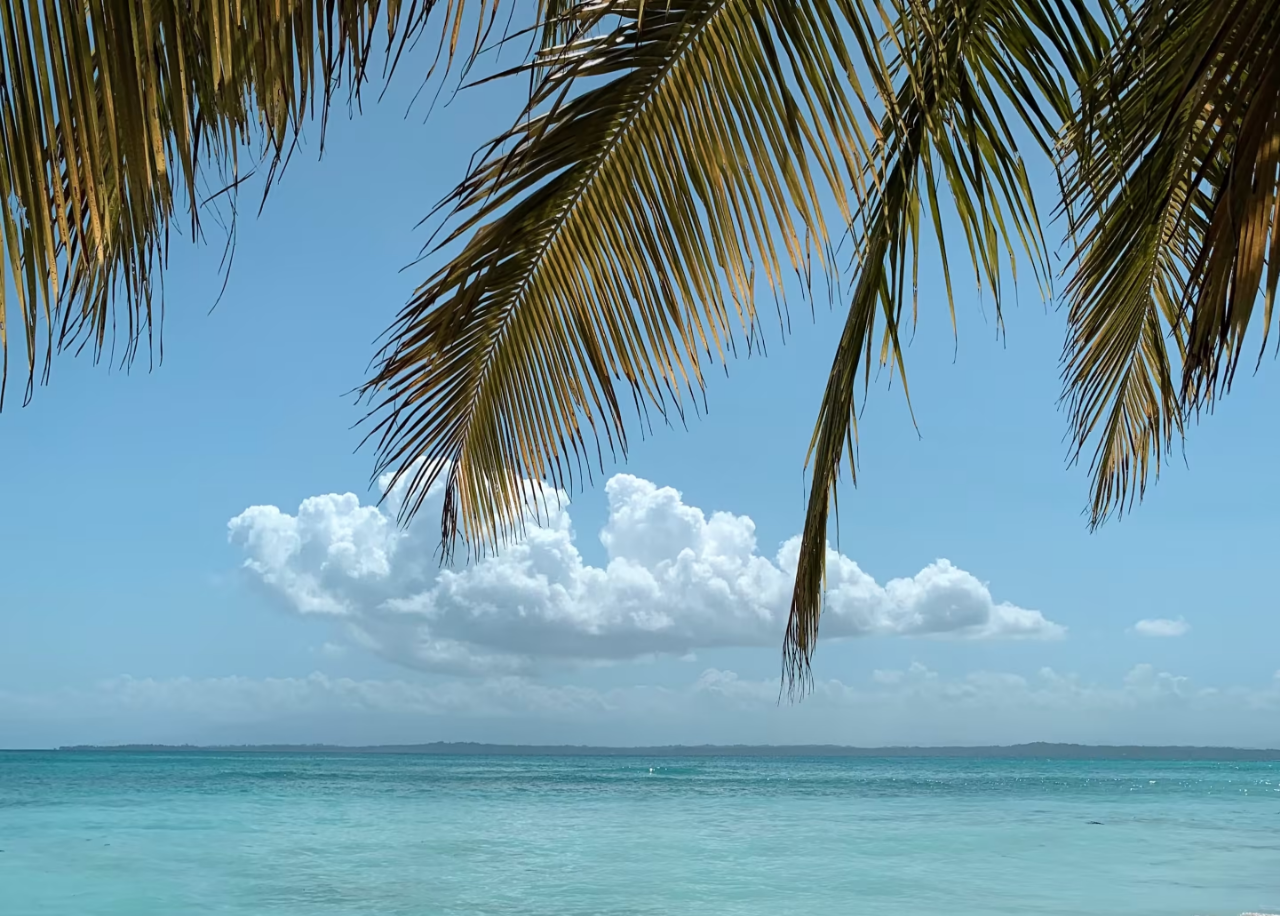
<file: index.html>
<!DOCTYPE html>
<html lang="en">
<head>
    <meta charset="UTF-8">
    <meta http-equiv="X-UA-Compatible" content="IE=edge">
    <meta name="viewport" content="width=device-width, initial-scale=1.0">
    <title>Выбери тур для отдыха</title>
    <link rel="stylesheet" href="style/index.css">
    <script src="js/index.js" type="module" defer></script>
</head>
<body>
        <div class="container app"></div>
    </body>
</html>
</file>
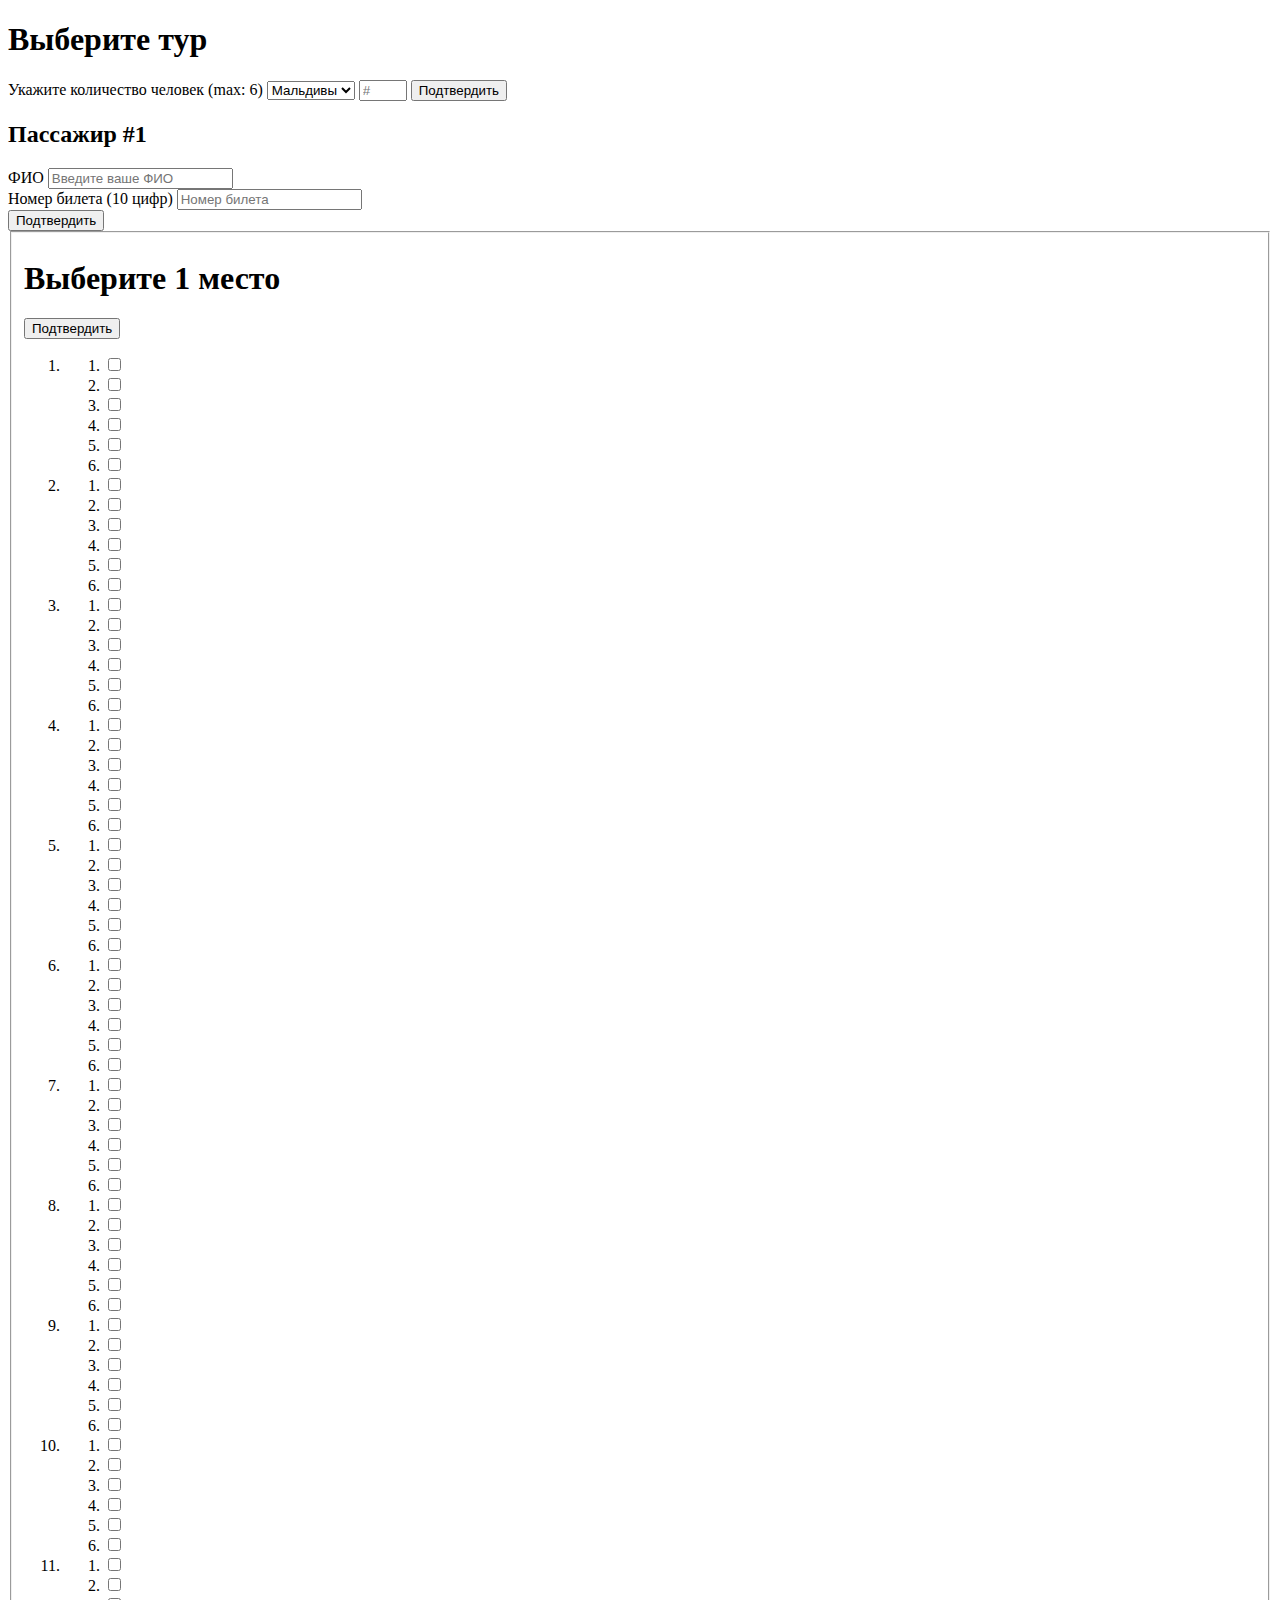
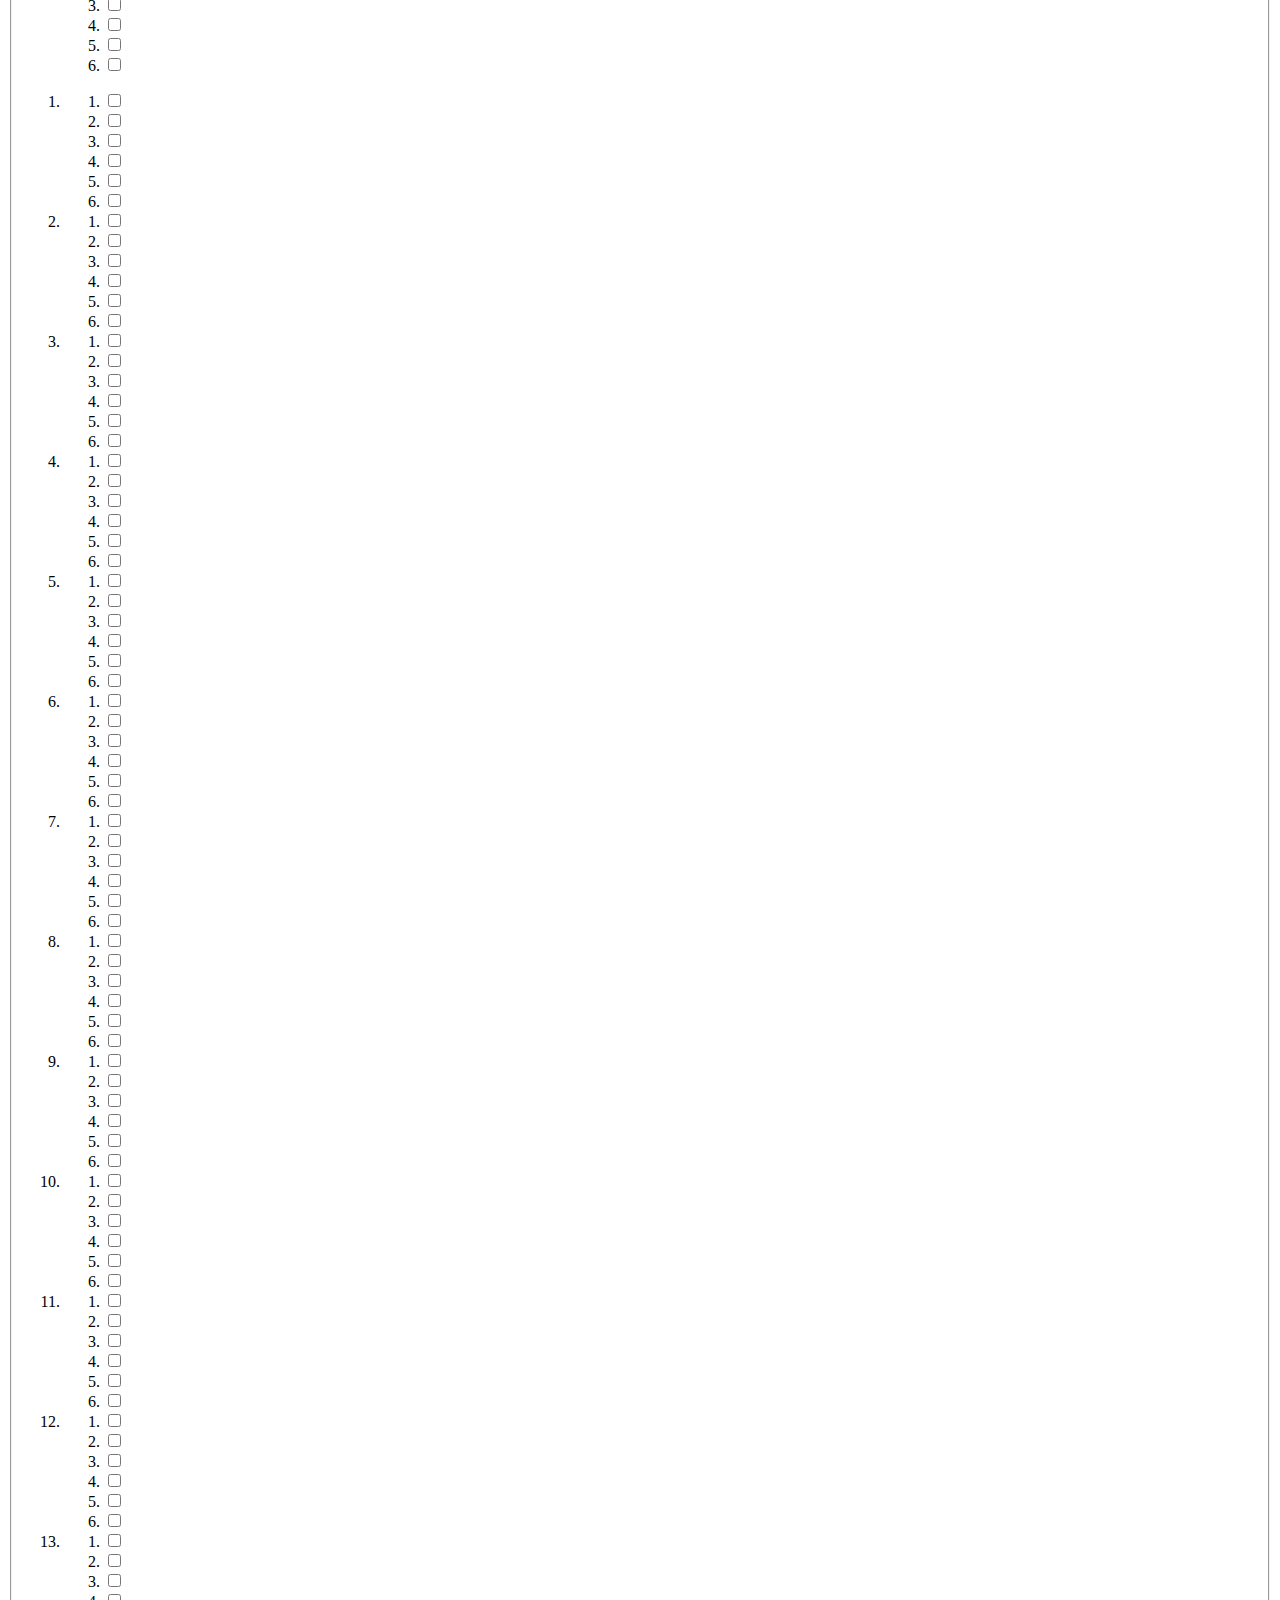
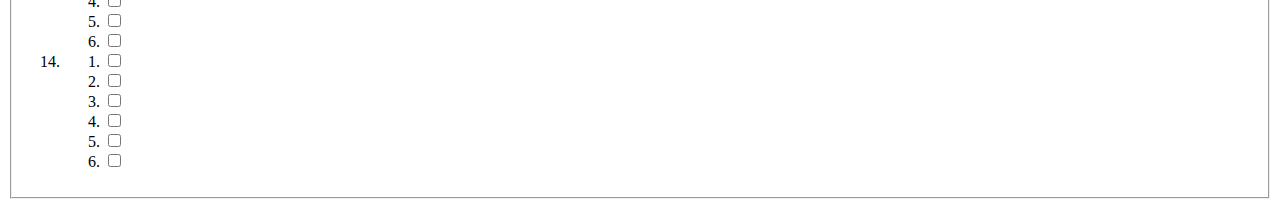
<file: template.html>
<!DOCTYPE html>
<html lang="en">

<head>
  <meta charset="UTF-8">
  <meta http-equiv="X-UA-Compatible" content="IE=edge">
  <meta name="viewport" content="width=device-width, initial-scale=1.0">
</head>
<body>
    <h1 class="title">Выберите тур</h1>
    <main class="person-data">
      <form class="field">
        <label class="field__label">Укажите количество человек (max: 6)</label>
        
        <select class="field__select" id="tour" name="tour">
          <option value="1">Мальдивы</option>
          <option value="2">Индия</option>
          <option value="3">Египет</option>
          <option value="4">Турция</option>
          <option value="5">Сочи</option>
        </select>
        
        <input class="field__input" id="count" name="count" type="number" placeholder="#" min="1" max="6" required="">
        
        <button class="btn-confirm" type="submit">Подтвердить</button>
      </form>
    </main>

    <main class="person-data">
      <form class="person">
        <h2 class="person__title">Пассажир #1</h2>
        
        <div class="field">
          <label class="field__label">ФИО</label>
          <input class="field__input" id="name0" name="name" type="text" placeholder="Введите ваше ФИО" required="">
        </div>

        <div class="field">
          <label class="field__label">Номер билета (10 цифр)</label>
          <input class="field__input" id="ticket0" name="ticket" type="text" placeholder="Номер билета" required="" minlength="10" maxlength="10">
        </div>
        
        <button class="btn-confirm" type="submit">Подтвердить</button>
      </form>
    </main>
    <main class="person-data">
      <form class="choises-seat">
        <fieldset class="plane" name="plane">
          <div class="cockpit">
            <h1 class="cockpit-title">Выберите 1 место</h1>
            <button class="cockpit-confirm" type="submit">Подтвердить</button>
          </div>

          <div class="exit fuselage"></div>
          
          <ol class="fuselage">
            <li>
              <ol class="seats">
                <li class="seat">
                  <label>
                    <input name="seat" type="checkbox" value="1A">
                  </label>
                </li>
                
                <li class="seat"><label><input name="seat" type="checkbox" value="1B"></label></li>
                <li class="seat"><label><input name="seat" type="checkbox" value="1C"></label></li>
                <li class="seat"><label><input name="seat" type="checkbox" value="1D"></label></li>
                <li class="seat"><label><input name="seat" type="checkbox" value="1E"></label></li>
                <li class="seat"><label><input name="seat" type="checkbox" value="1F"></label></li>
              </ol>
            </li>
            <li>
              <ol class="seats">
                <li class="seat"><label><input name="seat" type="checkbox" value="2A"></label></li>
                <li class="seat"><label><input name="seat" type="checkbox" value="2B"></label></li>
                <li class="seat"><label><input name="seat" type="checkbox" value="2C"></label></li>
                <li class="seat"><label><input name="seat" type="checkbox" value="2D"></label></li>
                <li class="seat"><label><input name="seat" type="checkbox" value="2E"></label></li>
                <li class="seat"><label><input name="seat" type="checkbox" value="2F"></label></li>
              </ol>
            </li>
            <li>
              <ol class="seats">
                <li class="seat"><label><input name="seat" type="checkbox" value="3A"></label></li>
                <li class="seat"><label><input name="seat" type="checkbox" value="3B"></label></li>
                <li class="seat"><label><input name="seat" type="checkbox" value="3C"></label></li>
                <li class="seat"><label><input name="seat" type="checkbox" value="3D"></label></li>
                <li class="seat"><label><input name="seat" type="checkbox" value="3E"></label></li>
                <li class="seat"><label><input name="seat" type="checkbox" value="3F"></label></li>
              </ol>
            </li>
            <li>
              <ol class="seats">
                <li class="seat"><label><input name="seat" type="checkbox" value="4A"></label></li>
                <li class="seat"><label><input name="seat" type="checkbox" value="4B"></label></li>
                <li class="seat"><label><input name="seat" type="checkbox" value="4C"></label></li>
                <li class="seat"><label><input name="seat" type="checkbox" value="4D"></label></li>
                <li class="seat"><label><input name="seat" type="checkbox" value="4E"></label></li>
                <li class="seat"><label><input name="seat" type="checkbox" value="4F"></label></li>
              </ol>
            </li>
            <li>
              <ol class="seats">
                <li class="seat"><label><input name="seat" type="checkbox" value="5A"></label></li>
                <li class="seat"><label><input name="seat" type="checkbox" value="5B"></label></li>
                <li class="seat"><label><input name="seat" type="checkbox" value="5C"></label></li>
                <li class="seat"><label><input name="seat" type="checkbox" value="5D"></label></li>
                <li class="seat"><label><input name="seat" type="checkbox" value="5E"></label></li>
                <li class="seat"><label><input name="seat" type="checkbox" value="5F"></label></li>
              </ol>
            </li>
            <li>
              <ol class="seats">
                <li class="seat"><label><input name="seat" type="checkbox" value="6A"></label></li>
                <li class="seat"><label><input name="seat" type="checkbox" value="6B"></label></li>
                <li class="seat"><label><input name="seat" type="checkbox" value="6C"></label></li>
                <li class="seat"><label><input name="seat" type="checkbox" value="6D"></label></li>
                <li class="seat"><label><input name="seat" type="checkbox" value="6E"></label></li>
                <li class="seat"><label><input name="seat" type="checkbox" value="6F"></label></li>
              </ol>
            </li>
            <li>
              <ol class="seats">
                <li class="seat"><label><input name="seat" type="checkbox" value="7A"></label></li>
                <li class="seat"><label><input name="seat" type="checkbox" value="7B"></label></li>
                <li class="seat"><label><input name="seat" type="checkbox" value="7C"></label></li>
                <li class="seat"><label><input name="seat" type="checkbox" value="7D"></label></li>
                <li class="seat"><label><input name="seat" type="checkbox" value="7E"></label></li>
                <li class="seat"><label><input name="seat" type="checkbox" value="7F"></label></li>
              </ol>
            </li>
            <li>
              <ol class="seats">
                <li class="seat"><label><input name="seat" type="checkbox" value="8A"></label></li>
                <li class="seat"><label><input name="seat" type="checkbox" value="8B"></label></li>
                <li class="seat"><label><input name="seat" type="checkbox" value="8C"></label></li>
                <li class="seat"><label><input name="seat" type="checkbox" value="8D"></label></li>
                <li class="seat"><label><input name="seat" type="checkbox" value="8E"></label></li>
                <li class="seat"><label><input name="seat" type="checkbox" value="8F"></label></li>
              </ol>
            </li>
            <li>
              <ol class="seats">
                <li class="seat"><label><input name="seat" type="checkbox" value="9A"></label></li>
                <li class="seat"><label><input name="seat" type="checkbox" value="9B"></label></li>
                <li class="seat"><label><input name="seat" type="checkbox" value="9C"></label></li>
                <li class="seat"><label><input name="seat" type="checkbox" value="9D"></label></li>
                <li class="seat"><label><input name="seat" type="checkbox" value="9E"></label></li>
                <li class="seat"><label><input name="seat" type="checkbox" value="9F"></label></li>
              </ol>
            </li>
            <li>
              <ol class="seats">
                <li class="seat"><label><input name="seat" type="checkbox" value="10A"></label></li>
                <li class="seat"><label><input name="seat" type="checkbox" value="10B"></label></li>
                <li class="seat"><label><input name="seat" type="checkbox" value="10C"></label></li>
                <li class="seat"><label><input name="seat" type="checkbox" value="10D"></label></li>
                <li class="seat"><label><input name="seat" type="checkbox" value="10E"></label></li>
                <li class="seat"><label><input name="seat" type="checkbox" value="10F"></label></li>
              </ol>
            </li>
            <li>
              <ol class="seats">
                <li class="seat"><label><input name="seat" type="checkbox" value="11A"></label></li>
                <li class="seat"><label><input name="seat" type="checkbox" value="11B"></label></li>
                <li class="seat"><label><input name="seat" type="checkbox" value="11C"></label></li>
                <li class="seat"><label><input name="seat" type="checkbox" value="11D"></label></li>
                <li class="seat"><label><input name="seat" type="checkbox" value="11E"></label></li>
                <li class="seat"><label><input name="seat" type="checkbox" value="11F"></label></li>
              </ol>
            </li>
          </ol>
          <div class="exit fuselage"></div>
          <ol class="fuselage">
            <li>
              <ol class="seats">
                <li class="seat"><label><input name="seat" type="checkbox" value="12A"></label></li>
                <li class="seat"><label><input name="seat" type="checkbox" value="12B"></label></li>
                <li class="seat"><label><input name="seat" type="checkbox" value="12C"></label></li>
                <li class="seat"><label><input name="seat" type="checkbox" value="12D"></label></li>
                <li class="seat"><label><input name="seat" type="checkbox" value="12E"></label></li>
                <li class="seat"><label><input name="seat" type="checkbox" value="12F"></label></li>
              </ol>
            </li>
            <li>
              <ol class="seats">
                <li class="seat"><label><input name="seat" type="checkbox" value="13A"></label></li>
                <li class="seat"><label><input name="seat" type="checkbox" value="13B"></label></li>
                <li class="seat"><label><input name="seat" type="checkbox" value="13C"></label></li>
                <li class="seat"><label><input name="seat" type="checkbox" value="13D"></label></li>
                <li class="seat"><label><input name="seat" type="checkbox" value="13E"></label></li>
                <li class="seat"><label><input name="seat" type="checkbox" value="13F"></label></li>
              </ol>
            </li>
            <li>
              <ol class="seats">
                <li class="seat"><label><input name="seat" type="checkbox" value="14A"></label></li>
                <li class="seat"><label><input name="seat" type="checkbox" value="14B"></label></li>
                <li class="seat"><label><input name="seat" type="checkbox" value="14C"></label></li>
                <li class="seat"><label><input name="seat" type="checkbox" value="14D"></label></li>
                <li class="seat"><label><input name="seat" type="checkbox" value="14E"></label></li>
                <li class="seat"><label><input name="seat" type="checkbox" value="14F"></label></li>
              </ol>
            </li>
            <li>
              <ol class="seats">
                <li class="seat"><label><input name="seat" type="checkbox" value="15A"></label></li>
                <li class="seat"><label><input name="seat" type="checkbox" value="15B"></label></li>
                <li class="seat"><label><input name="seat" type="checkbox" value="15C"></label></li>
                <li class="seat"><label><input name="seat" type="checkbox" value="15D"></label></li>
                <li class="seat"><label><input name="seat" type="checkbox" value="15E"></label></li>
                <li class="seat"><label><input name="seat" type="checkbox" value="15F"></label></li>
              </ol>
            </li>
            <li>
              <ol class="seats">
                <li class="seat"><label><input name="seat" type="checkbox" value="16A"></label></li>
                <li class="seat"><label><input name="seat" type="checkbox" value="16B"></label></li>
                <li class="seat"><label><input name="seat" type="checkbox" value="16C"></label></li>
                <li class="seat"><label><input name="seat" type="checkbox" value="16D"></label></li>
                <li class="seat"><label><input name="seat" type="checkbox" value="16E"></label></li>
                <li class="seat"><label><input name="seat" type="checkbox" value="16F"></label></li>
              </ol>
            </li>
            <li>
              <ol class="seats">
                <li class="seat"><label><input name="seat" type="checkbox" value="17A"></label></li>
                <li class="seat"><label><input name="seat" type="checkbox" value="17B"></label></li>
                <li class="seat"><label><input name="seat" type="checkbox" value="17C"></label></li>
                <li class="seat"><label><input name="seat" type="checkbox" value="17D"></label></li>
                <li class="seat"><label><input name="seat" type="checkbox" value="17E"></label></li>
                <li class="seat"><label><input name="seat" type="checkbox" value="17F"></label></li>
              </ol>
            </li>
            <li>
              <ol class="seats">
                <li class="seat"><label><input name="seat" type="checkbox" value="18A"></label></li>
                <li class="seat"><label><input name="seat" type="checkbox" value="18B"></label></li>
                <li class="seat"><label><input name="seat" type="checkbox" value="18C"></label></li>
                <li class="seat"><label><input name="seat" type="checkbox" value="18D"></label></li>
                <li class="seat"><label><input name="seat" type="checkbox" value="18E"></label></li>
                <li class="seat"><label><input name="seat" type="checkbox" value="18F"></label></li>
              </ol>
            </li>
            <li>
              <ol class="seats">
                <li class="seat"><label><input name="seat" type="checkbox" value="19A"></label></li>
                <li class="seat"><label><input name="seat" type="checkbox" value="19B"></label></li>
                <li class="seat"><label><input name="seat" type="checkbox" value="19C"></label></li>
                <li class="seat"><label><input name="seat" type="checkbox" value="19D"></label></li>
                <li class="seat"><label><input name="seat" type="checkbox" value="19E"></label></li>
                <li class="seat"><label><input name="seat" type="checkbox" value="19F"></label></li>
              </ol>
            </li>
            <li>
              <ol class="seats">
                <li class="seat"><label><input name="seat" type="checkbox" value="20A"></label></li>
                <li class="seat"><label><input name="seat" type="checkbox" value="20B"></label></li>
                <li class="seat"><label><input name="seat" type="checkbox" value="20C"></label></li>
                <li class="seat"><label><input name="seat" type="checkbox" value="20D"></label></li>
                <li class="seat"><label><input name="seat" type="checkbox" value="20E"></label></li>
                <li class="seat"><label><input name="seat" type="checkbox" value="20F"></label></li>
              </ol>
            </li>
            <li>
              <ol class="seats">
                <li class="seat"><label><input name="seat" type="checkbox" value="21A"></label></li>
                <li class="seat"><label><input name="seat" type="checkbox" value="21B"></label></li>
                <li class="seat"><label><input name="seat" type="checkbox" value="21C"></label></li>
                <li class="seat"><label><input name="seat" type="checkbox" value="21D"></label></li>
                <li class="seat"><label><input name="seat" type="checkbox" value="21E"></label></li>
                <li class="seat"><label><input name="seat" type="checkbox" value="21F"></label></li>
              </ol>
            </li>
            <li>
              <ol class="seats">
                <li class="seat"><label><input name="seat" type="checkbox" value="22A"></label></li>
                <li class="seat"><label><input name="seat" type="checkbox" value="22B"></label></li>
                <li class="seat"><label><input name="seat" type="checkbox" value="22C"></label></li>
                <li class="seat"><label><input name="seat" type="checkbox" value="22D"></label></li>
                <li class="seat"><label><input name="seat" type="checkbox" value="22E"></label></li>
                <li class="seat"><label><input name="seat" type="checkbox" value="22F"></label></li>
              </ol>
            </li>
            <li>
              <ol class="seats">
                <li class="seat"><label><input name="seat" type="checkbox" value="23A"></label></li>
                <li class="seat"><label><input name="seat" type="checkbox" value="23B"></label></li>
                <li class="seat"><label><input name="seat" type="checkbox" value="23C"></label></li>
                <li class="seat"><label><input name="seat" type="checkbox" value="23D"></label></li>
                <li class="seat"><label><input name="seat" type="checkbox" value="23E"></label></li>
                <li class="seat"><label><input name="seat" type="checkbox" value="23F"></label></li>
              </ol>
            </li>
            <li>
              <ol class="seats">
                <li class="seat"><label><input name="seat" type="checkbox" value="24A"></label></li>
                <li class="seat"><label><input name="seat" type="checkbox" value="24B"></label></li>
                <li class="seat"><label><input name="seat" type="checkbox" value="24C"></label></li>
                <li class="seat"><label><input name="seat" type="checkbox" value="24D"></label></li>
                <li class="seat"><label><input name="seat" type="checkbox" value="24E"></label></li>
                <li class="seat"><label><input name="seat" type="checkbox" value="24F"></label></li>
              </ol>
            </li>
            <li>
              <ol class="seats">
                <li class="seat"><label><input name="seat" type="checkbox" value="25A"></label></li>
                <li class="seat"><label><input name="seat" type="checkbox" value="25B"></label></li>
                <li class="seat"><label><input name="seat" type="checkbox" value="25C"></label></li>
                <li class="seat"><label><input name="seat" type="checkbox" value="25D"></label></li>
                <li class="seat"><label><input name="seat" type="checkbox" value="25E"></label></li>
                <li class="seat"><label><input name="seat" type="checkbox" value="25F"></label></li>
              </ol>
            </li>
          </ol>
          <div class="exit fuselage"></div>
        </fieldset>
      </form>
    </main>
</body>
</html>
</file>
<file: style/index.css>
*,
*:before,
*:after {
  box-sizing: border-box;
}

html {
  font-size: 16px;
}

body {
  min-height: 100vh;
  background-image: url('../img/wall.jpg');
  background-image: -webkit-image-set(url('../img/wall.avif') 1x,
      url('../img/wall.web') 1x,
      url('../img/wall.jpg') 1x);
  background-image: image-set(url('../img/wall.avif') 1x,
      url('../img/wall.web') 1x,
      url('../img/wall.jpg') 1x);
  background-repeat: no-repeat;
  color: #fff;
  background-size: cover;
  font-family: -apple-system, BlinkMacSystemFont, 'Segoe UI', Roboto, Oxygen, Ubuntu, Cantarell, 'Open Sans', 'Helvetica Neue', sans-serif;
}

h1,
h2,
h3,
p {
  margin: 0;
}

input {
  margin: 0;
}

input:invalid:focus {
  background-image: linear-gradient(pink, lightgreen);
}



.container {
  max-width: 1024px;
  margin: 0 auto;
  padding: 0 50px;
}

@media (max-width: 760px) {
  .container {
    padding: 0 10px;
  }
}

.title {
  flex-grow: 1;
  flex-basis: 100%;
  text-align: center;
  margin-bottom: 30px;
}

.choises-seat {
  flex-basis: 300px;
  margin: 0 auto;
  width: 100%;
}

.plane {
  margin: 20px auto;
  max-width: 300px;
  padding: 0;
  border: none;
}

.cockpit {
  height: 250px;
  position: relative;
  overflow: hidden;
  text-align: center;
  border-bottom: 5px solid #d8d8d8;
}

.cockpit-confirm {
  position: relative;
  z-index: 3;
  background-color: #fff;
  opacity: 0.7;
  font-weight: 700;
  border: none;
  padding: 10px 20px;
  align-self: flex-end;
  border: 1px solid #afafaf;
  border-radius: 12px;
  cursor: pointer;
}

.cockpit:before {
  content: "";
  display: block;
  position: absolute;
  top: 0;
  left: 0;
  height: 500px;
  width: 100%;
  border-radius: 50%;
  border-right: 5px solid #d8d8d8;
  border-left: 5px solid #d8d8d8;
  background: rgba(242, 238, 159, .5);
  z-index: 1;

}

.cockpit-title {
  font-size: 30px;
  width: 60%;
  margin: 80px auto 35px auto;
  position: relative;
  z-index: 2;

}

.exit {
  position: relative;
  height: 50px;
}

.exit:before,
.exit:after {
  content: "EXIT";
  font-size: 14px;
  line-height: 18px;
  padding: 0px 2px;
  font-family: "Arial Narrow", Arial, sans-serif;
  display: block;
  position: absolute;
  background: green;
  color: white;
  top: 50%;
  transform: translate(0, -50%);
}

.exit:before {
  left: 0;
}

.exit:after {
  right: 0;
}

.fuselage {
  border-right: 5px solid #d8d8d8;
  border-left: 5px solid #d8d8d8;
  background: rgba(242, 238, 159, .5);

}

ol {
  list-style: none;
  padding: 0;
  margin: 0;
}

.seats {
  display: flex;
  flex-direction: row;
  flex-wrap: nowrap;
  justify-content: flex-start;
}

.seat {
  display: flex;
  align-items: center;
  justify-content: center;
  flex: 0 0 40px;
  height: 40px;
  position: relative;
}

.seat:nth-child(3) {
  margin-right: auto;
}

.seat label {
  position: relative;
  width: 90%;
  height: 90%;
  display: flex;
  align-items: center;
  justify-content: center;
}

.seat label:before {
  content: "";
  position: absolute;
  top: 5%;
  width: 80%;
  height: 80%;
  background: rgba(255, 255, 255, 0.4);
  border-radius: 3px;
  z-index: 999;
  pointer-events: none
}

.seat label:hover {
  cursor: pointer;
  box-shadow: 0 0 0px 2px #5C6AFF;
  border-radius: 5px;
}

.seat input[type=checkbox] {
  position: absolute;
  -webkit-appearance: none;
  -moz-appearance: none;
  appearance: none;
  width: 100%;
  height: 100%;
}

.seat input[type=checkbox]:before {
  content: attr(value);
  cursor: pointer;
  position: absolute;
  top: 0;
  left: 0;
  display: block;
  width: 100%;
  height: 100%;
  display: block;
  position: relative;
  width: 100%;
  text-align: center;
  font-size: 14px;
  font-weight: bold;
  line-height: 1.5rem;
  padding: 4px 0;
  background: #F42536;
  border-radius: 5px;
  animation-duration: 300ms;
  animation-fill-mode: both;
}

.seat input[type=checkbox]:checked:before {
  background: #bada55;
  -webkit-animation-name: rubberBand;
  animation-name: rubberBand;
  animation-duration: 300ms;
  animation-fill-mode: both;
}

.seat input[type=checkbox]:disabled:before {
  background: #dddddd;
  text-indent: -9999px;
  overflow: hidden;
  cursor: not-allowed;
}

.seat input[type=checkbox]:disabled:after {
  content: "X";
  text-indent: 0;
  position: absolute;
  top: 20%;
  left: 50%;
  transform: translate(-50%, 0%);
}

.seat input[type=checkbox]:disabled:hover {
  box-shadow: none;
  cursor: not-allowed;
}

@-webkit-keyframes rubberBand {
  0% {
    -webkit-transform: scale3d(1, 1, 1);
    transform: scale3d(1, 1, 1);
  }

  30% {
    -webkit-transform: scale3d(1.25, 0.75, 1);
    transform: scale3d(1.25, 0.75, 1);
  }

  40% {
    -webkit-transform: scale3d(0.75, 1.25, 1);
    transform: scale3d(0.75, 1.25, 1);
  }

  50% {
    -webkit-transform: scale3d(1.15, 0.85, 1);
    transform: scale3d(1.15, 0.85, 1);
  }

  65% {
    -webkit-transform: scale3d(0.95, 1.05, 1);
    transform: scale3d(0.95, 1.05, 1);
  }

  75% {
    -webkit-transform: scale3d(1.05, 0.95, 1);
    transform: scale3d(1.05, 0.95, 1);
  }

  100% {
    -webkit-transform: scale3d(1, 1, 1);
    transform: scale3d(1, 1, 1);
  }
}

@keyframes rubberBand {
  0% {
    -webkit-transform: scale3d(1, 1, 1);
    transform: scale3d(1, 1, 1);
  }

  30% {
    -webkit-transform: scale3d(1.25, 0.75, 1);
    transform: scale3d(1.25, 0.75, 1);
  }

  40% {
    -webkit-transform: scale3d(0.75, 1.25, 1);
    transform: scale3d(0.75, 1.25, 1);
  }

  50% {
    -webkit-transform: scale3d(1.15, 0.85, 1);
    transform: scale3d(1.15, 0.85, 1);
  }

  65% {
    -webkit-transform: scale3d(0.95, 1.05, 1);
    transform: scale3d(0.95, 1.05, 1);
  }

  75% {
    -webkit-transform: scale3d(1.05, 0.95, 1);
    transform: scale3d(1.05, 0.95, 1);
  }

  100% {
    -webkit-transform: scale3d(1, 1, 1);
    transform: scale3d(1, 1, 1);
  }
}

.rubberBand {
  -webkit-animation-name: rubberBand;
  animation-name: rubberBand;
}

.person-data {
  padding: 30px 0;
  display: flex;
  flex-direction: column;
  justify-content: space-between;
  gap: 30px;
  align-items: center;
}

.person {
  margin-bottom: 30px;
  border-radius: 12px;
  display: flex;
  flex-direction: column;
  justify-content: space-between;
}

.person__title {
  margin-bottom: 15px;
}


.field {
  width: 360px;
  max-width: 100%;
  margin: 0 auto;
  background-color: rgba(255, 255, 255, .72);
  border: 1px solid #afafaf;
  padding: 15px 20px;
  border-radius: 12px;
  color: #afafaf;
  display: flex;
  flex-direction: column;
  justify-content: space-between;
  gap: 10px;
}

.field:not(:last-child) {
  margin-bottom: 20px;
}

.field__label {
  font-weight: 700;
  font-size: 16px;
  line-height: 130%;
  color: #303030;
}

.field__select {
  display: block;
  font-size: 16px;
  font-family: sans-serif;
  font-weight: 700;
  color: #444;
  line-height: 1.3;
  padding: .6em 1.4em .5em .8em;
  width: 100%;
  max-width: 100%;
  box-sizing: border-box;
  margin: 0;
  border: 1px solid #aaa;
  box-shadow: 0 1px 0 1px rgba(0, 0, 0, .04);
  border-radius: .5em;
  -moz-appearance: none;
  -webkit-appearance: none;
  appearance: none;
  background-color: #fff;
  background-image: url('data:image/svg+xml;charset=US-ASCII,%3Csvg%20xmlns%3D%22http%3A%2F%2Fwww.w3.org%2F2000%2Fsvg%22%20width%3D%22292.4%22%20height%3D%22292.4%22%3E%3Cpath%20fill%3D%22%23cccccc%22%20d%3D%22M287%2069.4a17.6%2017.6%200%200%200-13-5.4H18.4c-5%200-9.3%201.8-12.9%205.4A17.6%2017.6%200%200%200%200%2082.2c0%205%201.8%209.3%205.4%2012.9l128%20127.9c3.6%203.6%207.8%205.4%2012.8%205.4s9.2-1.8%2012.8-5.4L287%2095c3.5-3.5%205.4-7.8%205.4-12.8%200-5-1.9-9.2-5.5-12.8z%22%2F%3E%3C%2Fsvg%3E');
  background-repeat: no-repeat, repeat;
  background-position: right .7em top 50%, 0 0;
  background-size: .65em auto, 100%;
}

.field__select::-ms-expand {
  display: none;
}

.field__select:hover {
  border-color: #888;
}

.field__select:focus {
  border-color: #aaa;
  box-shadow: 0 0 1px 3px rgba(59, 153, 252, .7);
  box-shadow: 0 0 0 3px -moz-mac-focusring;
  color: #222;
  outline: none;
}

.field__select option {
  font-weight: normal;
}

*[dir="rtl"] .field__select,
:root:lang(ar) .field__select,
:root:lang(iw) .field__select {
  background-position: left .7em top 50%, 0 0;
  padding: .6em .8em .5em 1.4em;
}

.person {
  border: 2px solid #787878;
  padding: 20px;

}

.person:disabled .field__label {
  opacity: 0.7;
}

.field__input {
  border: none;
  border-radius: 5px;
  font-weight: 300;
  font-size: 16px;
  line-height: 130%;
  padding: 5px;
}

.person:disabled .field__input {
  opacity: 0.7;
  background-color: transparent;
}

.btn-confirm {
  background-color: #fff;
  opacity: 0.7;
  font-weight: 700;
  border: none;
  padding: 10px 20px;
  align-self: flex-end;
  border: 1px solid #afafaf;
  border-radius: 12px;
  cursor: pointer;
}

.btn-confirm:hover:not(:disabled) {
  opacity: 0.9;
}

.btn-confirm:disabled {
  cursor: auto;
}
</file>
